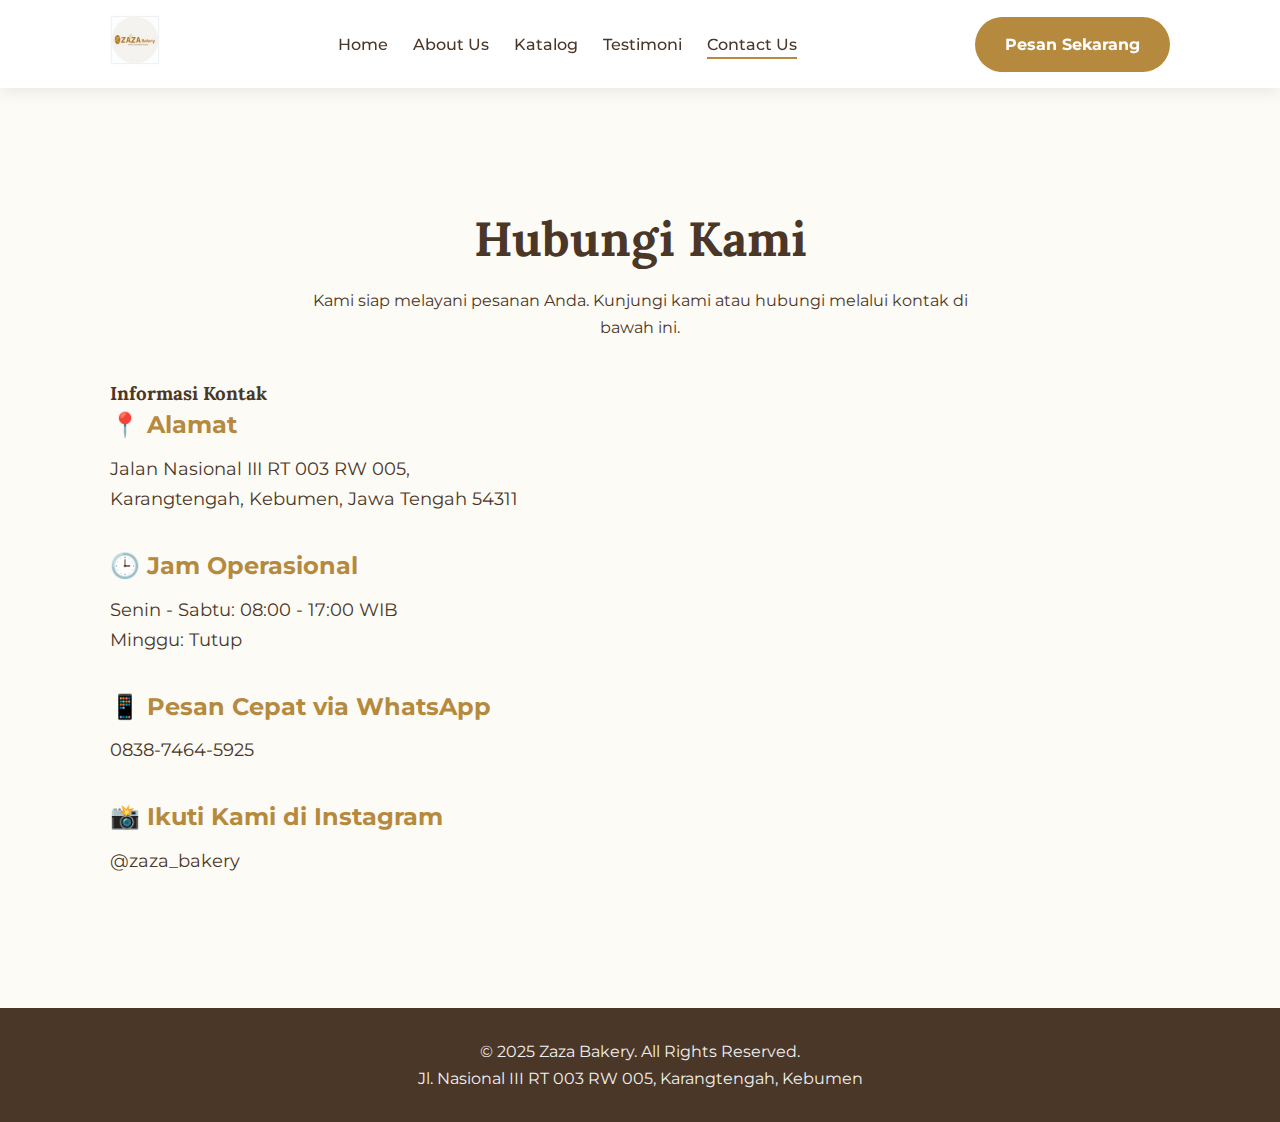
<file: contact.html>
<!DOCTYPE html>
<html lang="id">
<head>
    <meta charset="UTF-8">
    <meta name="viewport" content="width=device-width, initial-scale=1.0">
    <title>Kontak Kami - Zaza Bakery</title>
    <link rel="preconnect" href="https://fonts.googleapis.com">
    <link rel="preconnect" href="https://fonts.gstatic.com" crossorigin>
    <link href="https://fonts.googleapis.com/css2?family=Lora:wght@500;700&family=Montserrat:wght@400;500;700&display=swap" rel="stylesheet">
    <link rel="stylesheet" href="style.css">
</head>
<body>
    <header class="main-header">
        <div class="container">
            <a href="index.html" class="header-logo"><img src="images/logo.jpg" alt="Zaza Bakery Logo"></a>
            <nav class="main-nav">
                <ul>
                    <li><a href="index.html">Home</a></li>
                    <li><a href="about.html">About Us</a></li>
                    <li><a href="katalog.html">Katalog</a></li>
                    <li><a href="testimoni.html">Testimoni</a></li>
                    <li><a href="contact.html" class="active">Contact Us</a></li>
                </ul>
            </nav>
            <a href="https://wa.me/6283874645925?text=Halo%20Zaza%20Bakery" target="_blank" class="btn btn-primary btn-whatsapp">Pesan Sekarang</a>
            <button class="menu-toggle">☰</button>
        </div>
    </header>
    <main>
        <section class="contact-section">
            <div class="container">
                <header class="page-header">
                    <h1>Hubungi Kami</h1>
                    <p>Kami siap melayani pesanan Anda. Kunjungi kami atau hubungi melalui kontak di bawah ini.</p>
                </header>
                <div class="contact-content">
                    <div class="contact-info">
                        <h3>Informasi Kontak</h3>
                        <div class="info-item">
                            <h4>📍 Alamat</h4>
                            <p>Jalan Nasional III RT 003 RW 005, Karangtengah, Kebumen, Jawa Tengah 54311</p>
                        </div>
                        <div class="info-item">
                            <h4>🕒 Jam Operasional</h4>
                            <p>Senin - Sabtu: 08:00 - 17:00 WIB<br>Minggu: Tutup</p>
                        </div>
                        <div class="info-item">
                            <h4>📱 Pesan Cepat via WhatsApp</h4>
                            <p><a href="https://wa.me/6283874645925?text=Halo%20Zaza%20Bakery" target="_blank">0838-7464-5925</a></p>
                        </div>
                        <div class="info-item">
                            <h4>📸 Ikuti Kami di Instagram</h4>
                            <p><a href="https://www.instagram.com/zaza_bakery" target="_blank">@zaza_bakery</a></p>
                        </div>
                    </div>
                    <div class="contact-map">
                        <iframe src="https://www.google.com/maps/embed?pb=!1m18!1m12!1m3!1d3953.8440254675916!2d109.6569281110107!3d-7.699882092285558!2m3!1f0!2f0!3f0!3m2!1i1024!2i768!4f13.1!3m3!1m2!1s0x2e7acb870df02d3f%3A0x89fc2f0e4c21e529!2sZAZA%20BAKERY!5e0!3m2!1sen!2sid!4v1753546871837!5m2!1sen!2sid" width="600" height="450" style="border:0;" allowfullscreen="" loading="lazy" referrerpolicy="no-referrer-when-downgrade"></iframe>
                    </div>
                </div>
            </div>
        </section>
    </main>
    <footer class="main-footer">
        <div class="container">
            <p>&copy; 2025 Zaza Bakery. All Rights Reserved.</p>
            <p>Jl. Nasional III RT 003 RW 005, Karangtengah, Kebumen</p>
        </div>
    </footer>
    <script src="script.js"></script>
</body>
</html>
</file>
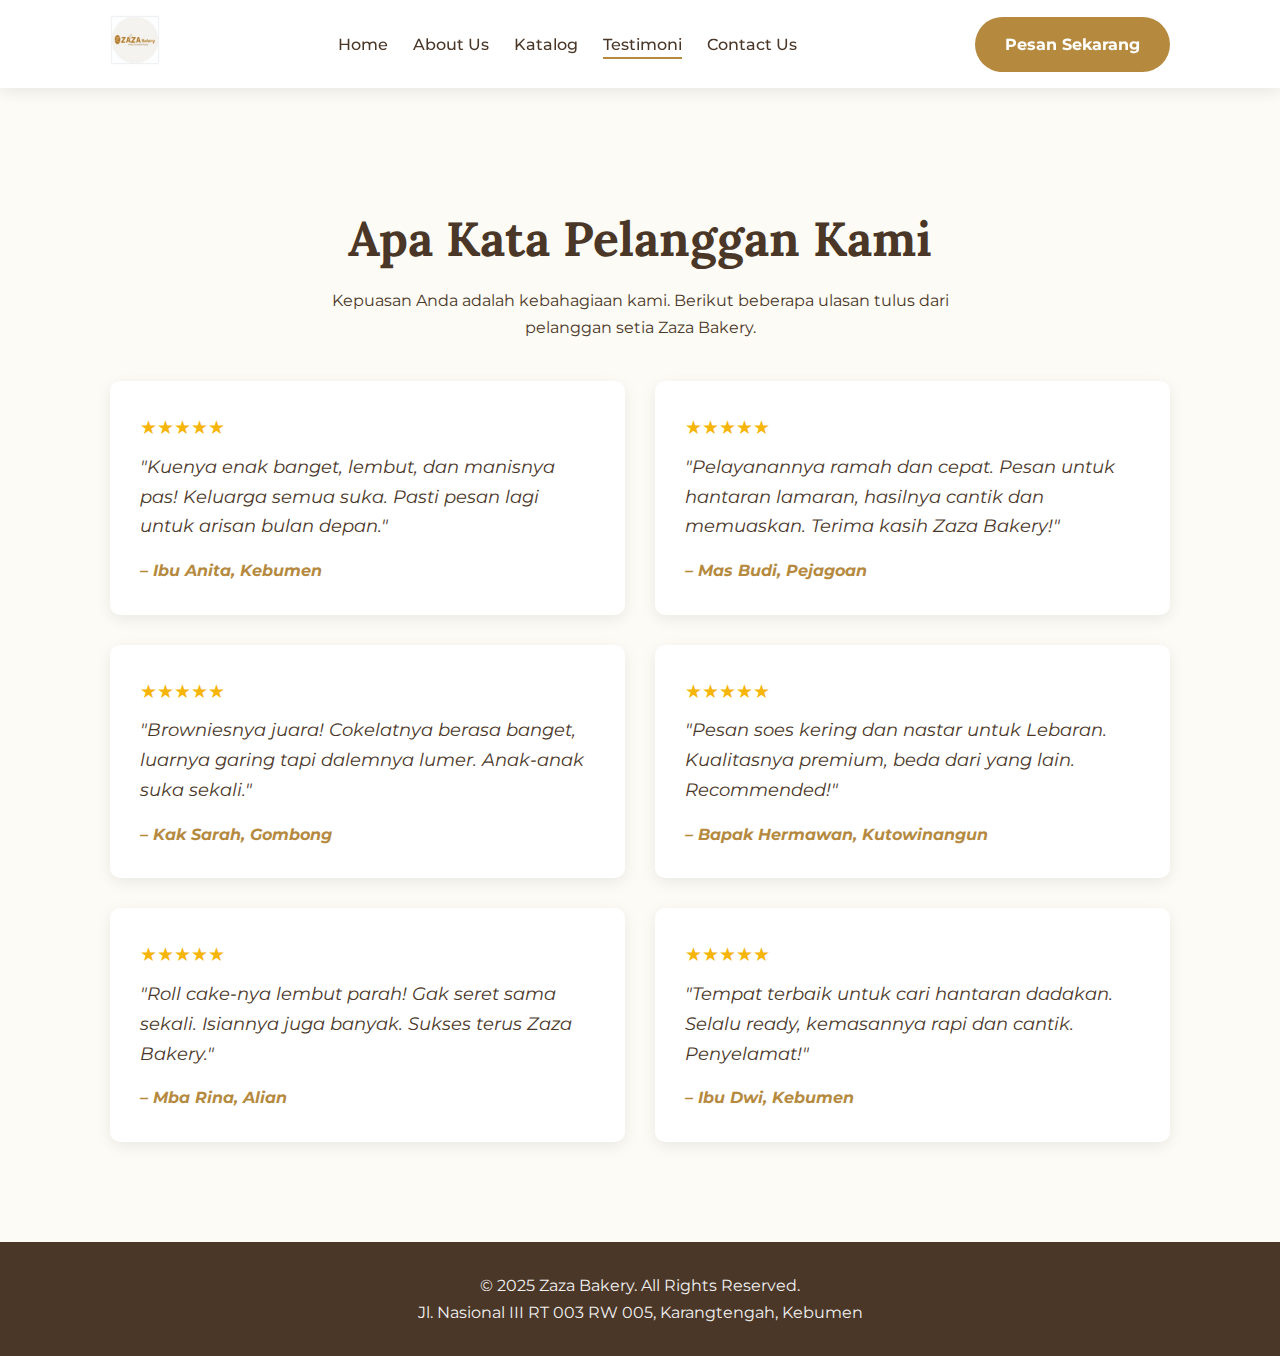
<file: testimoni.html>
<!DOCTYPE html>
<html lang="id">
<head>
    <meta charset="UTF-8">
    <meta name="viewport" content="width=device-width, initial-scale=1.0">
    <title>Testimoni - Zaza Bakery</title>
    <link rel="preconnect" href="https://fonts.googleapis.com">
    <link rel="preconnect" href="https://fonts.gstatic.com" crossorigin>
    <link href="https://fonts.googleapis.com/css2?family=Lora:wght@500;700&family=Montserrat:wght@400;500;700&display=swap" rel="stylesheet">
    <link rel="stylesheet" href="style.css">
</head>
<body>
    <header class="main-header">
        <div class="container">
            <a href="index.html" class="header-logo"><img src="images/logo.jpg" alt="Zaza Bakery Logo"></a>
            <nav class="main-nav">
                <ul>
                    <li><a href="index.html">Home</a></li>
                    <li><a href="about.html">About Us</a></li>
                    <li><a href="katalog.html">Katalog</a></li>
                    <li><a href="testimoni.html" class="active">Testimoni</a></li>
                    <li><a href="contact.html">Contact Us</a></li>
                </ul>
            </nav>
            <a href="https://wa.me/6283874645925?text=Halo%20Zaza%20Bakery" target="_blank" class="btn btn-primary btn-whatsapp">Pesan Sekarang</a>
            <button class="menu-toggle">☰</button>
        </div>
    </header>
    <main>
        <section class="testimonial-page-section">
            <div class="container">
                <header class="page-header">
                    <h1>Apa Kata Pelanggan Kami</h1>
                    <p>Kepuasan Anda adalah kebahagiaan kami. Berikut beberapa ulasan tulus dari pelanggan setia Zaza Bakery.</p>
                </header>
                <div class="testimonial-grid-full">
                    <div class="testimonial-card">
                        <p class="rating">★★★★★</p>
                        <blockquote>"Kuenya enak banget, lembut, dan manisnya pas! Keluarga semua suka. Pasti pesan lagi untuk arisan bulan depan."</blockquote>
                        <cite>– Ibu Anita, Kebumen</cite>
                    </div>
                    <div class="testimonial-card">
                        <p class="rating">★★★★★</p>
                        <blockquote>"Pelayanannya ramah dan cepat. Pesan untuk hantaran lamaran, hasilnya cantik dan memuaskan. Terima kasih Zaza Bakery!"</blockquote>
                        <cite>– Mas Budi, Pejagoan</cite>
                    </div>
                    <div class="testimonial-card">
                        <p class="rating">★★★★★</p>
                        <blockquote>"Browniesnya juara! Cokelatnya berasa banget, luarnya garing tapi dalemnya lumer. Anak-anak suka sekali."</blockquote>
                        <cite>– Kak Sarah, Gombong</cite>
                    </div>
                    <div class="testimonial-card">
                        <p class="rating">★★★★★</p>
                        <blockquote>"Pesan soes kering dan nastar untuk Lebaran. Kualitasnya premium, beda dari yang lain. Recommended!"</blockquote>
                        <cite>– Bapak Hermawan, Kutowinangun</cite>
                    </div>
                    <div class="testimonial-card">
                        <p class="rating">★★★★★</p>
                        <blockquote>"Roll cake-nya lembut parah! Gak seret sama sekali. Isiannya juga banyak. Sukses terus Zaza Bakery."</blockquote>
                        <cite>– Mba Rina, Alian</cite>
                    </div>
                    <div class="testimonial-card">
                        <p class="rating">★★★★★</p>
                        <blockquote>"Tempat terbaik untuk cari hantaran dadakan. Selalu ready, kemasannya rapi dan cantik. Penyelamat!"</blockquote>
                        <cite>– Ibu Dwi, Kebumen</cite>
                    </div>
                </div>
            </div>
        </section>
    </main>
    <footer class="main-footer">
        <div class="container">
            <p>&copy; 2025 Zaza Bakery. All Rights Reserved.</p>
            <p>Jl. Nasional III RT 003 RW 005, Karangtengah, Kebumen</p>
        </div>
    </footer>
    <script src="script.js"></script>
</body>
</html>
</file>
<file: style.css>
/* 1. PENGATURAN DASAR & VARIABEL */
:root {
    --primary-color: #B58A3F;
    --secondary-color: #4A3728;
    --bg-color: #FDFBF5;
    --light-bg-color: #FFFFFF;
    --font-heading: 'Lora', serif;
    --font-body: 'Montserrat', sans-serif;
    --shadow: 0 4px 15px rgba(0,0,0,0.08);
}
* { margin: 0; padding: 0; box-sizing: border-box; }
body { font-family: var(--font-body); color: var(--secondary-color); background-color: var(--bg-color); line-height: 1.7; }
.container { max-width: 1100px; margin: 0 auto; padding: 0 20px; }
h1, h2, h3 { font-family: var(--font-heading); color: var(--secondary-color); line-height: 1.3; }
h2 { font-size: 2.5rem; text-align: center; margin-bottom: 2rem; }
section, .page-header { padding: 60px 0; }
.page-header { padding-bottom: 0; text-align: center; }
.page-header h1 { font-size: 3rem; margin-bottom: 1rem; }
.page-header p { max-width: 700px; margin: 0 auto; }
.bg-light { background-color: var(--light-bg-color); }

/* 2. TOMBOL (BUTTONS) */
.btn { display: inline-block; padding: 12px 28px; border-radius: 50px; font-weight: 700; text-decoration: none; transition: all 0.3s ease; border: 2px solid transparent; }
.btn-primary { background-color: var(--primary-color); color: white; }
.btn-primary:hover { background-color: #a07830; transform: translateY(-3px); }
.btn-secondary { background-color: transparent; color: var(--primary-color); border-color: var(--primary-color); }
.btn-secondary:hover { background-color: var(--primary-color); color: white; }

/* 3. HEADER & NAVIGASI */
.main-header { background-color: var(--light-bg-color); padding: 15px 0; position: sticky; top: 0; z-index: 1000; box-shadow: var(--shadow); }
.main-header .container { display: flex; justify-content: space-between; align-items: center; }
.header-logo img { height: 50px; }
.main-nav ul { list-style: none; display: flex; gap: 25px; }
.main-nav a { text-decoration: none; color: var(--secondary-color); font-weight: 500; padding-bottom: 5px; position: relative; }
.main-nav a::after { content: ''; position: absolute; bottom: 0; left: 0; width: 0; height: 2px; background-color: var(--primary-color); transition: width 0.3s ease; }
.main-nav a:hover::after, .main-nav a.active::after { width: 100%; }
.menu-toggle { display: none; font-size: 2rem; background: none; border: none; cursor: pointer; }

/* 4. HERO SECTION (HOME) */
.hero-section { background-image: linear-gradient(rgba(0,0,0,0.4), rgba(0,0,0,0.4)), url('https://source.unsplash.com/random/1600x900?bakery,cake'); background-size: cover; background-position: center; color: white; text-align: center; padding: 120px 0; }
.hero-section h1 { font-size: 3.5rem; color: white; }
.hero-section p { font-size: 1.2rem; max-width: 600px; margin: 1rem auto 2rem; }
.hero-buttons .btn { margin: 0 10px; }

/* 5. TEASER SECTIONS (HOME) */
.teaser-section { text-align: center; }
.teaser-section > .container > p { max-width: 700px; margin: 0 auto 2rem; }
.product-grid { display: grid; gap: 30px; margin-bottom: 2rem; grid-template-columns: repeat(3, 1fr); }
.product-card { background-color: var(--light-bg-color); padding: 20px; border-radius: 10px; box-shadow: var(--shadow); transition: transform 0.3s ease; }
.product-card:hover { transform: translateY(-10px); }
.product-card img { width: 100%; height: 200px; object-fit: cover; border-radius: 8px; margin-bottom: 1rem; }
.product-card h3 { margin-bottom: 0.5rem; }
.testimonial-grid { display: grid; gap: 30px; margin-bottom: 2rem; grid-template-columns: repeat(2, 1fr); }
.testimonial-card { padding: 30px; background-color: var(--light-bg-color); border-radius: 10px; box-shadow: var(--shadow); }
.testimonial-card blockquote { font-style: italic; font-size: 1.1rem; margin-bottom: 1rem; border: none; }
.testimonial-card cite { font-weight: 700; color: var(--primary-color); }

/* 6. FOOTER */
.main-footer { background-color: var(--secondary-color); color: #f0f0f0; text-align: center; padding: 30px 0; margin-top: 40px; }

/* 7. KATALOG PAGE */
#filter-buttons { display: flex; justify-content: center; gap: 15px; flex-wrap: wrap; margin-top: 40px; }
.btn-filter { background-color: #fff; color: var(--secondary-color); border: 2px solid #ddd; padding: 10px 25px; border-radius: 50px; font-weight: 500; cursor: pointer; transition: all 0.3s ease; }
.btn-filter:hover { background-color: #f0f0f0; border-color: #ccc; }
.btn-filter.active { background-color: var(--primary-color); color: white; border-color: var(--primary-color); }
.product-grid-katalog {
    display: grid;
    /* INI PERUBAHANNYA: auto-fit menjadi auto-fill */
    grid-template-columns: repeat(auto-fill, minmax(280px, 1fr));
    gap: 30px;
    margin-top: 40px;
}
.product-item { background-color: white; border-radius: 10px; box-shadow: var(--shadow); text-align: center; padding: 20px; display: flex; flex-direction: column; transition: transform 0.3s ease, opacity 0.3s ease; }
.product-item.hide { display: none; }
.product-item:hover { transform: translateY(-5px); }
.product-item img { width: 100%; height: 250px; object-fit: cover; border-radius: 8px; margin-bottom: 1rem; }
.product-item h3 { font-size: 1.5rem; margin-bottom: 0.5rem; flex-grow: 1; }
.product-item .price { font-size: 1.1rem; font-weight: 700; color: var(--primary-color); margin-bottom: 1rem; }

/* 8. ABOUT US PAGE */
.about-content { display: flex; gap: 40px; align-items: center; margin-top: 40px; }
.about-image { flex-basis: 40%; }
.about-image img { width: 100%; border-radius: 10px; box-shadow: var(--shadow); }
.about-text { flex-basis: 60%; }
.about-text h2 { text-align: left; font-size: 2.2rem; margin-bottom: 1.5rem; }
.about-text p { margin-bottom: 1rem; }
.why-us-section { text-align: center; }
.why-us-grid { display: grid; grid-template-columns: repeat(3, 1fr); gap: 30px; margin-top: 40px; }
.why-us-item { padding: 30px; }
.why-us-item .icon { font-size: 3.5rem; margin-bottom: 1rem; }
.why-us-item h3 { font-size: 1.5rem; margin-bottom: 0.5rem; }

/* 9. TESTIMONI PAGE */
.testimonial-grid-full { display: grid; grid-template-columns: repeat(2, 1fr); gap: 30px; margin-top: 40px; }
.testimonial-card .rating { font-size: 1.2rem; color: #f5b50a; margin-bottom: 0.5rem; }

/* 10. CONTACT US PAGE */
.contact-content { display: flex; gap: 40px; margin-top: 40px; }
.contact-info { flex-basis: 45%; }
.contact-map { flex-basis: 55%; }
.info-item { margin-bottom: 2rem; }
.info-item h4 { font-size: 1.5rem; margin-bottom: 0.5rem; color: var(--primary-color); }
.info-item p { font-size: 1.1rem; }
.info-item a { color: var(--secondary-color); text-decoration: none; }
.info-item a:hover { text-decoration: underline; }
.contact-map iframe { border-radius: 10px; }

/* 11. RESPONSIVE DESIGN */
@media (max-width: 768px) {
    h2 { font-size: 2rem; }
    .main-nav { display: none; flex-direction: column; width: 100%; position: absolute; top: 80px; left: 0; background-color: var(--light-bg-color); box-shadow: var(--shadow); }
    .main-nav.active { display: flex; }
    .main-nav ul { flex-direction: column; width: 100%; text-align: center; gap: 0; }
    .main-nav li { width: 100%; }
    .main-nav a { padding: 15px; display: block; width: 100%; border-bottom: 1px solid #f0f0f0; }
    .menu-toggle { display: block; }
    .btn-whatsapp { display: none; }
    .product-grid, .testimonial-grid, .why-us-grid, .testimonial-grid-full { grid-template-columns: 1fr; }
    .hero-section h1 { font-size: 2.5rem; }
    .about-content, .contact-content { flex-direction: column; }
}
</file>
